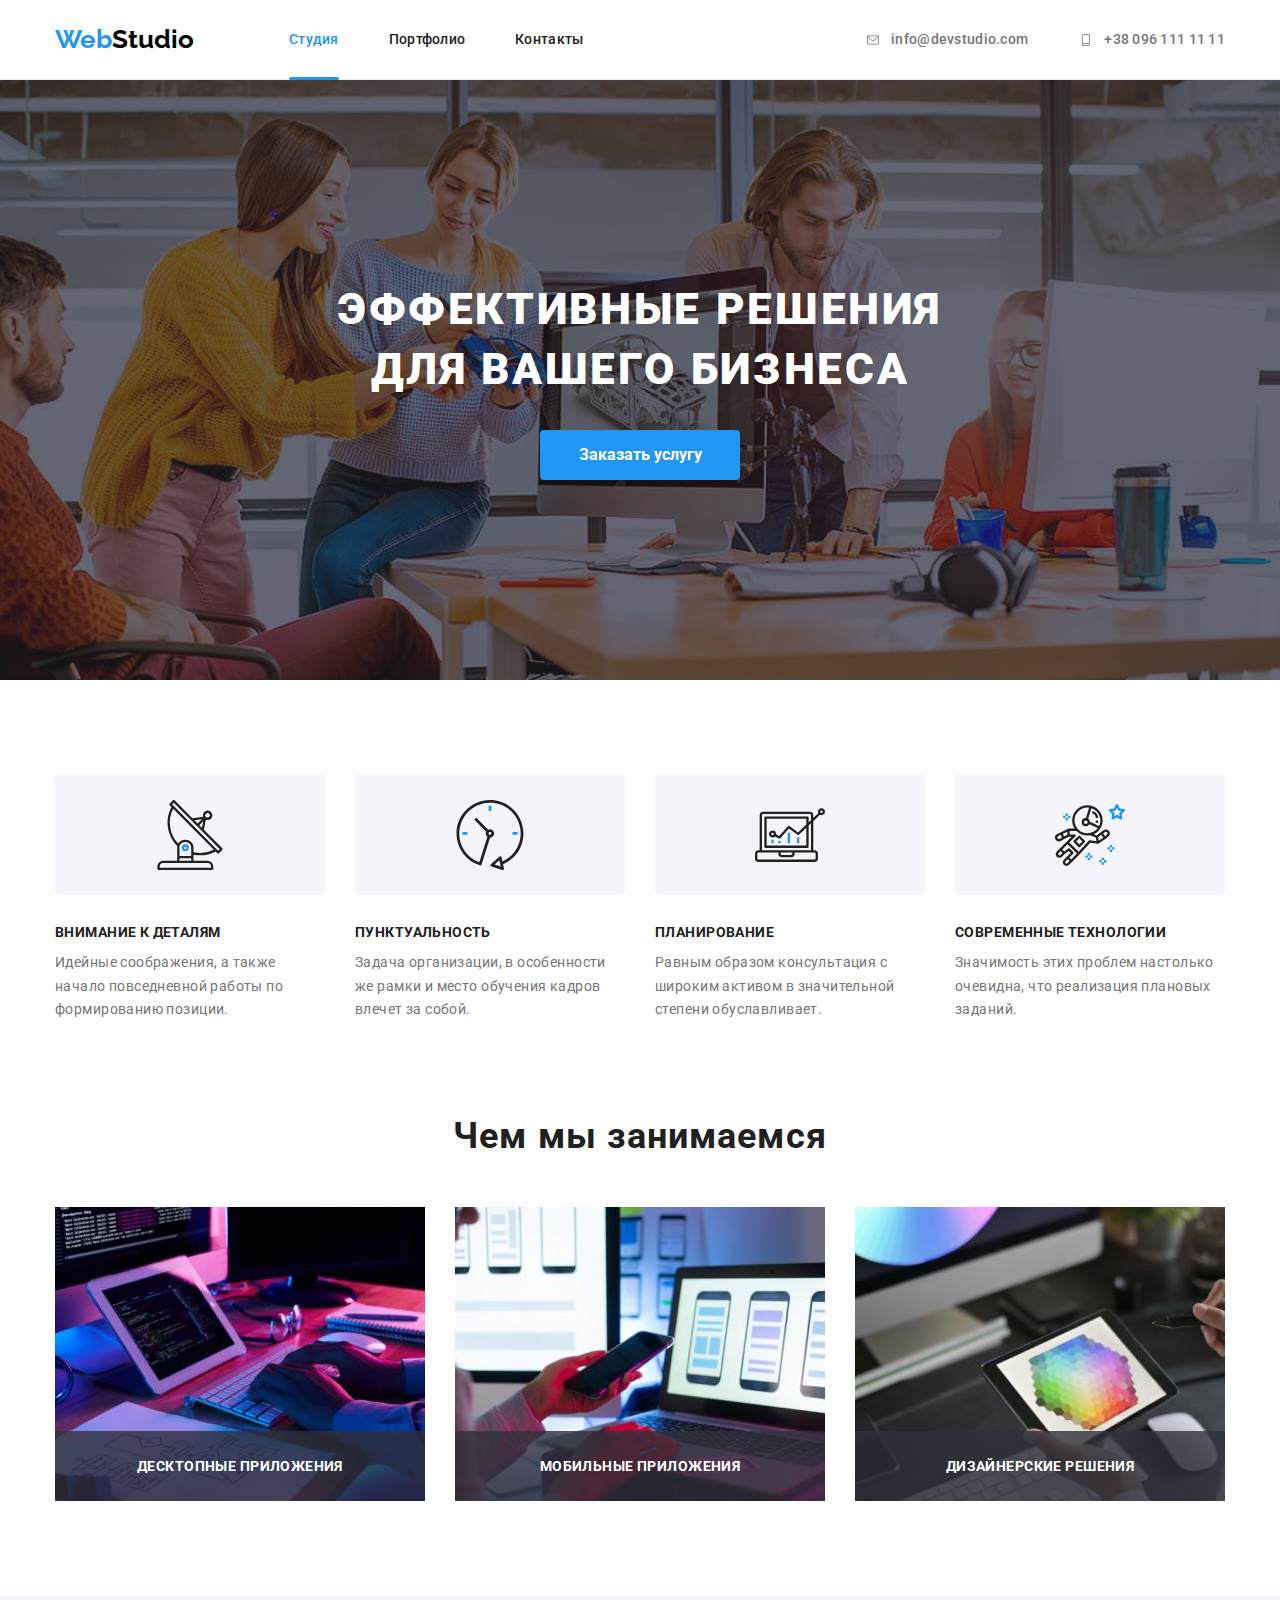
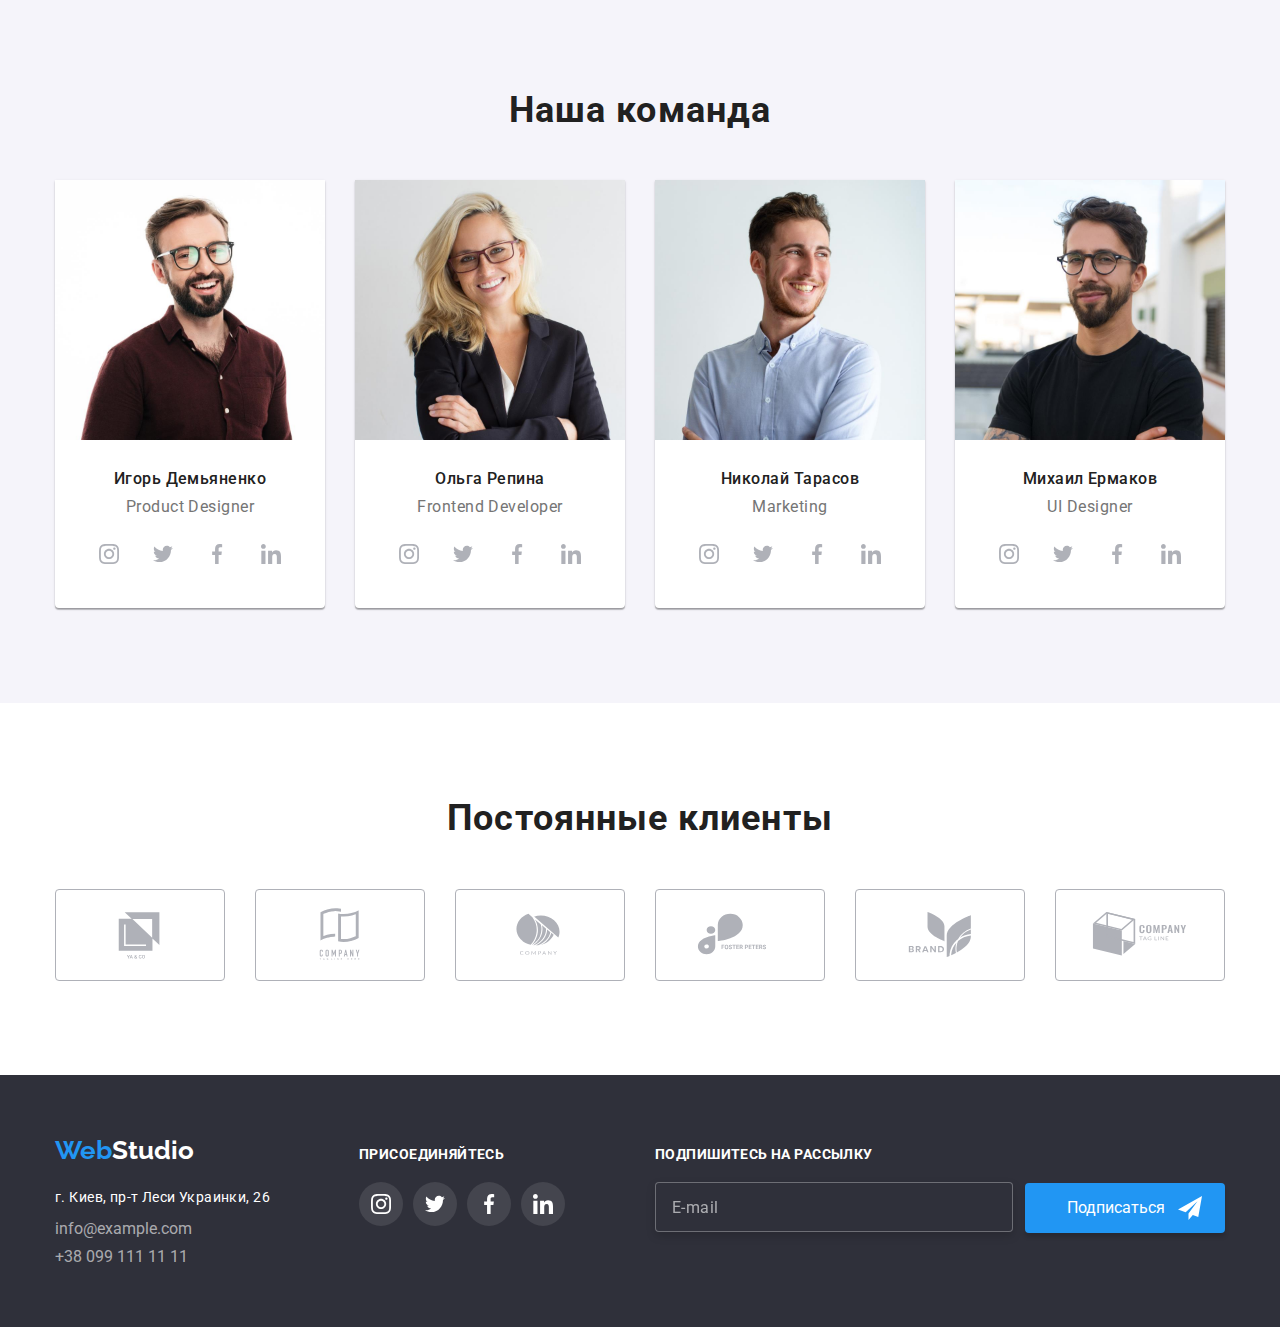
<file: index.html>
<!DOCTYPE html>
<html lang="ru">
  <head>
    <meta charset="UTF-8" />
    <meta http-equiv="X-UA-Compatible" content="IE=edge" />
    <meta name="viewport" content="width=device-width, initial-scale=1.0" />
    <title>WebStudio</title>
    <link rel="preconnect" href="https://fonts.googleapis.com" />
    <link rel="preconnect" href="https://fonts.gstatic.com" crossorigin />
    <link
      href="https://fonts.googleapis.com/css2?family=Roboto:wght@400;500;700;900&display=swap"
      rel="stylesheet"
    />
    <link
      href="https://fonts.googleapis.com/css2?family=Montserrat:wght@400;700&family=Raleway:wght@700&display=swap"
      rel="stylesheet"
    />
    <link
      rel="stylesheet"
      href="https://cdnjs.cloudflare.com/ajax/libs/modern-normalize/1.1.0/modern-normalize.min.css"
    />
    <link rel="stylesheet" href="./css/styles.css" />
  </head>
  <body>
    <!-- hEADER -->
    <header class="top">
      <div class="top-help conteiner">
        <nav class="nav-main">
          <a href="" class="top-logo"> Web<span class="logo">Studio</span> </a>

          <ul class="top-list">
            <li class="top-item">
              <a href="" class="top-nav selection line">Студия </a>
            </li>
            <li class="top-item">
              <a href="./portfolio.html" class="top-nav">Портфолио </a>
            </li>
            <li class="top-item">
              <a href="" class="top-nav">Контакты</a>
            </li>
          </ul>
        </nav>
        <ul class="top-element">
          <li class="top-item">
            <a href="mailto:info@devstudio.com" class="top-auth">
              <svg class="top-svg">
                <use href="images/svg/symbol-defs.svg#icon-envelope"></use>
              </svg>
              info@devstudio.com</a
            >
          </li>
          <li class="top-item">
            <a href="tel:+380961111111" class="top-auth">
              <svg class="top-svg">
                <use href="images/svg/symbol-defs.svg#icon-smartphone"></use>
              </svg>
              +38 096 111 11 11</a
            >
          </li>
        </ul>
      </div>
    </header>
    <!-- hero section -->
    <main>
      <section class="hero hero-background">
        <div class="conteiner">
          <h1 class="hero-header">Эффективные решения для вашего бизнеса</h1>
          <button data-modal-open type="button" class="knob">
            Заказать услугу
          </button>
        </div>
      </section>
      <!--benefits  -->

      <section class="benefits">
        <div class="conteiner">
          <h1 class="visually-hidden">секция организации и планирования</h1>
          <ul class="benefits-list">
            <li class="benefits-item antenna">
              <h2 class="benefints-header">Внимание к деталям</h2>
              <p class="benefits-text">
                Идейные соображения, а также начало повседневной работы по
                формированию позиции.
              </p>
            </li>
            <li class="benefits-item clock">
              <h2 class="benefints-header">Пунктуальность</h2>
              <p class="benefits-text">
                Задача организации, в особенности же рамки и место обучения
                кадров влечет за собой.
              </p>
            </li>
            <li class="benefits-item diagram">
              <h2 class="benefints-header">Планирование</h2>
              <p class="benefits-text">
                Равным образом консультация с широким активом в значительной
                степени обуславливает.
              </p>
            </li>
            <li class="benefits-item astronaut">
              <h2 class="benefints-header">Современные технологии</h2>
              <p class="benefits-text">
                Значимость этих проблем настолько очевидна, что реализация
                плановых заданий.
              </p>
            </li>
          </ul>
        </div>
      </section>
      <!-- work section -->
      <section class="work">
        <div class="conteiner">
          <h2 class="work-title">Чем мы занимаемся</h2>
          <ul class="work-list">
            <li class="work-item">
              <img
                src="./images/our-work/box1.jpg"
                alt="Написание верстки"
                width="370"
              />
              <div class="work-model">
                <p class="work-model-text">Десктопные приложения</p>
              </div>
            </li>
            <li class="work-item">
              <img
                src="./images/our-work/box2.jpg"
                alt="Подстройка сайта под телефон
              "
                width="370"
              />
              <div class="work-model">
                <p class="work-model-text">Мобильные приложения</p>
              </div>
            </li>
            <li class="work-item">
              <img
                src="./images/our-work/box3.jpg"
                alt="Проектирование дизайна
              "
                width="370"
              />
              <div class="work-model">
                <p class="work-model-text">Дизайнерские решения</p>
              </div>
            </li>
          </ul>
        </div>
      </section>

      <!-- team section -->
      <section class="team">
        <div class="conteiner">
          <h2 class="team-header">Наша команда</h2>
          <ul class="team-border">
            <li class="team-item">
              <img
                src="./images/our-team/img1.jpg"
                alt="Игорь Демьяненко"
                width="270"
              />

              <div class="team-panel">
                <h3 class="team-member">Игорь Демьяненко</h3>

                <p class="team-role">Product Designer</p>
              </div>

              <ul class="team-lists">
                <li class="team-items">
                  <a href="" class="team-links">
                    <svg class="team-svg">
                      <use
                        href="./images/svg/symbol-defs.svg#icon-instagram"
                      ></use>
                    </svg>
                  </a>
                </li>
                <li class="team-items">
                  <a href="" class="team-links">
                    <svg class="team-svg">
                      <use
                        href="./images/svg/symbol-defs.svg#icon-twitter"
                      ></use>
                    </svg>
                  </a>
                </li>
                <li class="team-items">
                  <a href="" class="team-links">
                    <svg class="team-svg">
                      <use
                        href="./images/svg/symbol-defs.svg#icon-facebook"
                      ></use>
                    </svg>
                  </a>
                </li>
                <li class="team-items">
                  <a href="" class="team-links">
                    <svg class="team-svg">
                      <use
                        href="./images/svg/symbol-defs.svg#icon-linkedin"
                      ></use>
                    </svg>
                  </a>
                </li>
              </ul>
            </li>

            <li class="team-item">
              <img
                src="./images/our-team/img2.jpg"
                alt="Ольга Репина"
                width="270"
              />
              <div class="team-panel">
                <h3 class="team-member">Ольга Репина</h3>

                <p class="team-role">Frontend Developer</p>
              </div>

              <ul class="team-lists">
                <li class="team-items">
                  <a href="" class="team-links">
                    <svg class="team-svg">
                      <use
                        href="./images/svg/symbol-defs.svg#icon-instagram"
                      ></use>
                    </svg>
                  </a>
                </li>
                <li class="team-items">
                  <a href="" class="team-links">
                    <svg class="team-svg">
                      <use
                        href="./images/svg/symbol-defs.svg#icon-twitter"
                      ></use>
                    </svg>
                  </a>
                </li>
                <li class="team-items">
                  <a href="" class="team-links">
                    <svg class="team-svg">
                      <use
                        href="./images/svg/symbol-defs.svg#icon-facebook"
                      ></use>
                    </svg>
                  </a>
                </li>
                <li class="team-items">
                  <a href="" class="team-links">
                    <svg class="team-svg">
                      <use
                        href="./images/svg/symbol-defs.svg#icon-linkedin"
                      ></use>
                    </svg>
                  </a>
                </li>
              </ul>
            </li>

            <li class="team-item">
              <img
                src="./images/our-team/img3.jpg"
                alt="Николай Тарасов"
                width="270"
              />
              <div class="team-panel">
                <h3 class="team-member">Николай Тарасов</h3>

                <p class="team-role">Marketing</p>
              </div>

              <ul class="team-lists">
                <li class="team-items">
                  <a href="" class="team-links">
                    <svg class="team-svg">
                      <use
                        href="./images/svg/symbol-defs.svg#icon-instagram"
                      ></use>
                    </svg>
                  </a>
                </li>
                <li class="team-items">
                  <a href="" class="team-links">
                    <svg class="team-svg">
                      <use
                        href="./images/svg/symbol-defs.svg#icon-twitter"
                      ></use>
                    </svg>
                  </a>
                </li>
                <li class="team-items">
                  <a href="" class="team-links">
                    <svg class="team-svg">
                      <use
                        href="./images/svg/symbol-defs.svg#icon-facebook"
                      ></use>
                    </svg>
                  </a>
                </li>
                <li class="team-items">
                  <a href="" class="team-links">
                    <svg class="team-svg">
                      <use
                        href="./images/svg/symbol-defs.svg#icon-linkedin"
                      ></use>
                    </svg>
                  </a>
                </li>
              </ul>
            </li>
            <li class="team-item">
              <img
                src="./images/our-team/img4.jpg"
                alt="Михаил Ермаков"
                width="270"
              />
              <div class="team-panel">
                <h3 class="team-member">Михаил Ермаков</h3>

                <p class="team-role">UI Designer</p>
              </div>

              <ul class="team-lists">
                <li class="team-items">
                  <a href="" class="team-links">
                    <svg class="team-svg">
                      <use
                        href="./images/svg/symbol-defs.svg#icon-instagram"
                      ></use>
                    </svg>
                  </a>
                </li>
                <li class="team-items">
                  <a href="" class="team-links">
                    <svg class="team-svg">
                      <use
                        href="./images/svg/symbol-defs.svg#icon-twitter"
                      ></use>
                    </svg>
                  </a>
                </li>
                <li class="team-items">
                  <a href="" class="team-links">
                    <svg class="team-svg">
                      <use
                        href="./images/svg/symbol-defs.svg#icon-facebook"
                      ></use>
                    </svg>
                  </a>
                </li>
                <li class="team-items">
                  <a href="" class="team-links">
                    <svg class="team-svg">
                      <use
                        href="./images/svg/symbol-defs.svg#icon-linkedin"
                      ></use>
                    </svg>
                  </a>
                </li>
              </ul>
            </li>
          </ul>
        </div>
      </section>
      <!-- customers -->
      <section class="customers">
        <div class="conteiner">
          <h2 class="customers-header">Постоянные клиенты</h2>
          <ul class="customers-list">
            <li class="customers-item">
              <a href="" class="customers-link">
                <svg class="customers-icon">
                  <use href="images/svg/sprite.svg#icon-client1"></use></svg
              ></a>
            </li>
            <li class="customers-item">
              <a href="" class="customers-link"
                ><svg class="customers-icon">
                  <use href="images/svg/sprite.svg#icon-client2"></use></svg
              ></a>
            </li>
            <li class="customers-item">
              <a href="" class="customers-link">
                <svg class="customers-icon">
                  <use href="images/svg/sprite.svg#icon-client3"></use></svg
              ></a>
            </li>
            <li class="customers-item">
              <a href="" class="customers-link"
                ><svg class="customers-icon">
                  <use href="images/svg/sprite.svg#icon-client4"></use></svg
              ></a>
            </li>
            <li class="customers-item">
              <a href="" class="customers-link"
                ><svg class="customers-icon">
                  <use href="images/svg/sprite.svg#icon-client5"></use></svg
              ></a>
            </li>
            <li class="customers-item">
              <a href="" class="customers-link">
                <svg class="customers-icon">
                  <use href="images/svg/sprite.svg#icon-client6"></use></svg
              ></a>
            </li>
          </ul>
        </div>
      </section>

      <!-- footer -->
      <footer class="down">
        <div class="conteiner flex-box">
          <ul class="down-link">
            <li>
              <!--  -->
              <h2 class="top-logo down-logo">
                Web<span class="logo-studio">Studio</span>
              </h2>

              <address>
                <ul>
                  <li class="address down-item">
                    г. Киев, пр-т Леси Украинки, 26
                  </li>
                  <li class="down-item">
                    <a href="mailto:info@example.com" class="links">
                      info@example.com</a
                    >
                  </li>
                  <li class="down-item">
                    <a href="tel:+380991111111" class="links"
                      >+38 099 111 11 11</a
                    >
                  </li>
                </ul>
              </address>
            </li>
            <li>
              <!--  -->
              <div class="footer-div">
                <h2 class="footer-header">присоединяйтесь</h2>
                <ul class="team-new-list">
                  <li class="team-items">
                    <a href="" class="team-new-links">
                      <svg class="team-new-svg">
                        <use
                          href="./images/svg/symbol-defs.svg#icon-instagram"
                        ></use>
                      </svg>
                    </a>
                  </li>
                  <li class="team-items">
                    <a href="" class="team-new-links">
                      <svg class="team-new-svg">
                        <use
                          href="./images/svg/symbol-defs.svg#icon-twitter"
                        ></use>
                      </svg>
                    </a>
                  </li>
                  <li class="team-items">
                    <a href="" class="team-new-links">
                      <svg class="team-new-svg">
                        <use
                          href="./images/svg/symbol-defs.svg#icon-facebook"
                        ></use>
                      </svg>
                    </a>
                  </li>
                  <li class="team-items">
                    <a href="" class="team-new-links">
                      <svg class="team-new-svg">
                        <use
                          href="./images/svg/symbol-defs.svg#icon-linkedin"
                        ></use>
                      </svg>
                    </a>
                  </li>
                </ul>
              </div>
            </li>
          </ul>
          <div class="footer-email">
            <h2 class="footer-email-header">Подпишитесь на рассылку</h2>
            <label class="footer-label">
              <input
                type="email"
                name="mail"
                class="footer-input"
                placeholder="E-mail"
              />
            </label>
            <button type="submit" class="footer-submit">
              Подписаться
              <svg class="footer-submit-svg">
                <use href="./images/svg/sprite.svg#icon-send-1"></use>
              </svg>
            </button>
          </div>
        </div>
      </footer>
    </main>
    <div class="backdrop is-hidden" data-modal>
      <div class="modal conteiner-box">
        <p class="modal-text">Оставьте свои данные, мы вам перезвоним</p>
        <form action="" class="modal-form">
          <label for="name" class="modal-label"
            >Имя
            <input
              type="text"
              name="name"
              id="name"
              class="modal-input"
              required
              autofocus
            />

            <svg class="model-icon-box">
              <use href="./images/svg/sprite.svg#icon-person-1"></use>
            </svg>
          </label>

          <label for="tel" class="modal-label"
            >Телефон

            <input
              required
              type="tel"
              name="tel"
              id="tel"
              class="modal-input"
              pattern="[0-9]{10}"
            />
            <svg class="model-icon-box">
              <use href="./images/svg/sprite.svg#icon-phone-1"></use>
            </svg>
          </label>

          <label for="mail" class="modal-label"
            >Почта
            <input
              type="email"
              name="mail"
              id="mail"
              class="modal-input"
              required
            />

            <svg class="model-icon-box">
              <use href="./images/svg/sprite.svg#icon-email-1"></use>
            </svg>
          </label>

          <label for="textarea" class="modal-label textarea">
            Комментарий</label
          >
          <textarea
            name="textarea"
            id="textarea"
            class="modal-input ggg"
            placeholder="Введите текст"
          ></textarea>

          <label for="checkbox" class="checkbox-box">
            <input
              class="checkbox-text"
              type="checkbox"
              name="checkbox"
              id="checkbox"
            />
            <span class="model-icon"></span>
            Соглашаюсь с рассылкой и принимаю
            <a href="" class="checkbox-link">Условия договора</a>
          </label>

          <button type="submit" class="modal-btn">Отправить</button>
        </form>
        <button data-modal-close type="button" class="backdrop-btn">
          <svg class="backdrop-svg">
            <use href="./images/svg/sprite.svg#icon-close-black"></use>
          </svg>
        </button>
      </div>
    </div>
    <script src="./js/modal.js"></script>
  </body>
</html>
</file>
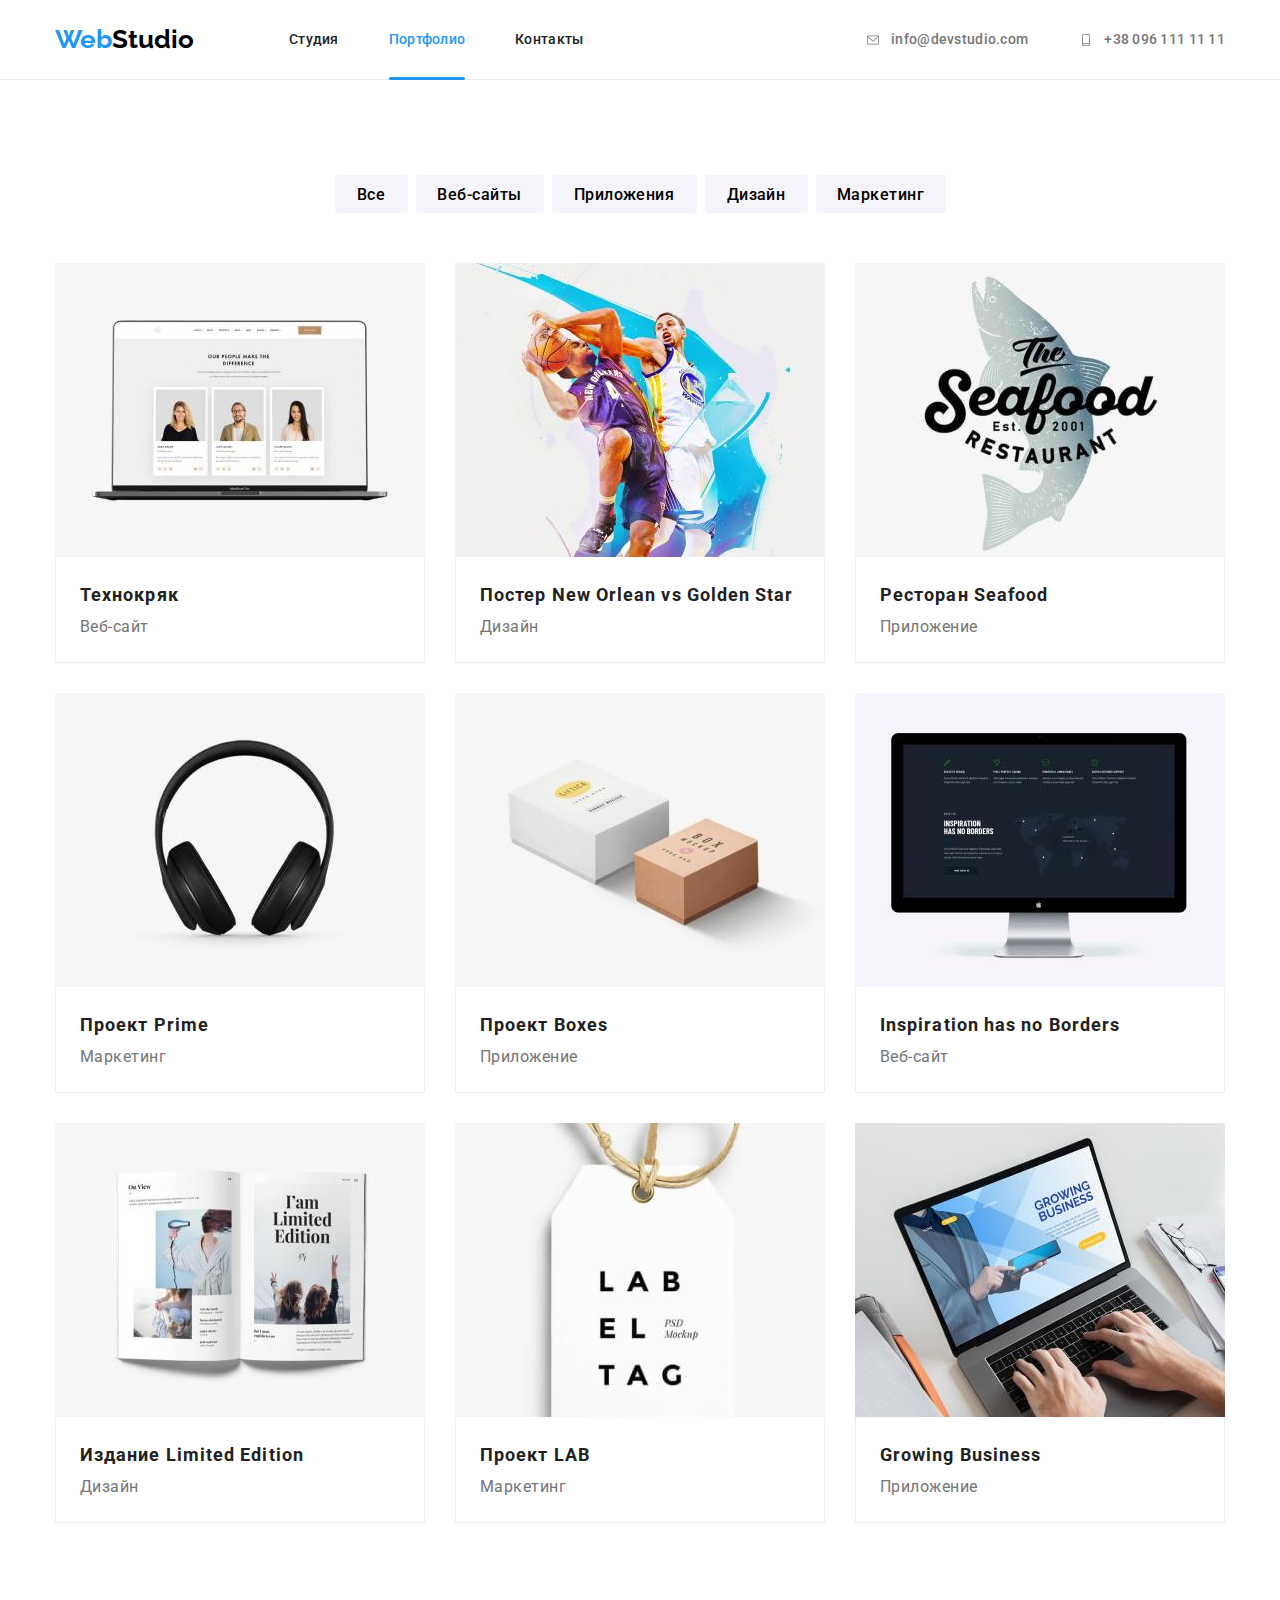
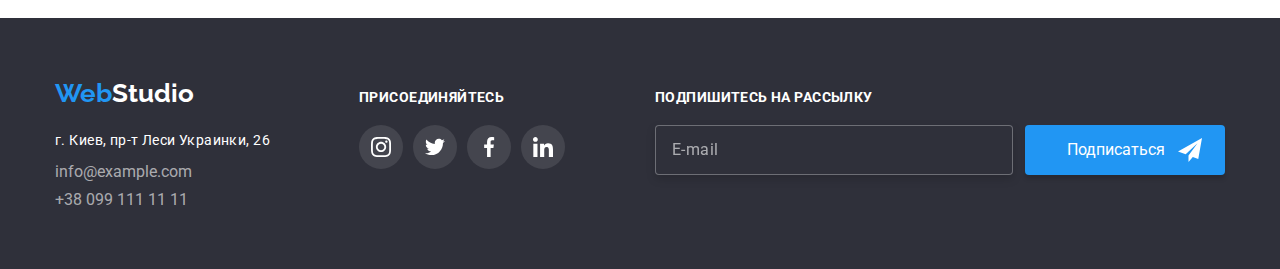
<file: portfolio.html>
<!DOCTYPE html>
<html lang="ru">
  <head>
    <meta charset="UTF-8" />
    <meta http-equiv="X-UA-Compatible" content="IE=edge" />
    <meta name="viewport" content="width=device-width, initial-scale=1.0" />
    <title>Document</title>
    <link rel="preconnect" href="https://fonts.googleapis.com" />
    <link rel="preconnect" href="https://fonts.gstatic.com" crossorigin />
    <link
      href="https://fonts.googleapis.com/css2?family=Roboto:wght@400;500;700;900&display=swap"
      rel="stylesheet"
    />
    <link
      href="https://fonts.googleapis.com/css2?family=Montserrat:wght@400;700&family=Raleway:wght@700&display=swap"
      rel="stylesheet"
    />
    <link
      rel="stylesheet"
      href="https://cdnjs.cloudflare.com/ajax/libs/modern-normalize/1.1.0/modern-normalize.min.css"
    />
    <link rel="stylesheet" href="./css/styles.css" />
  </head>
  <body>
    <header class="top">
      <div class="top-help conteiner">
        <nav class="nav-main">
          <a href="" class="top-logo"> Web<span class="logo">Studio</span> </a>

          <ul class="top-list">
            <li class="top-item">
              <a href="./index.html" class="top-nav">Студия </a>
            </li>
            <li class="top-item">
              <a href="./portfolio.html" class="top-nav selection line"
                >Портфолио
              </a>
            </li>
            <li class="top-item">
              <a href="" class="top-nav">Контакты</a>
            </li>
          </ul>
        </nav>
        <ul class="top-element">
          <li class="top-item">
            <a href="mailto:info@devstudio.com" class="top-auth">
              <svg class="top-svg">
                <use href="images/svg/symbol-defs.svg#icon-envelope"></use>
              </svg>
              info@devstudio.com</a
            >
          </li>
          <li class="top-item">
            <a href="tel:+380961111111" class="top-auth">
              <svg class="top-svg">
                <use href="images/svg/symbol-defs.svg#icon-smartphone"></use>
              </svg>
              +38 096 111 11 11</a
            >
          </li>
        </ul>
      </div>
    </header>
    <main>
      <!-- nav -->
      <section class="portfolio-nav">
        <div class="conteiner">
          <h1 class="visually-hidden">Список услуг</h1>
          <ul class="portfolio-list">
            <li class="portfolio-item">
              <button type="button" class="knob-all tack">Все</button>
            </li>
            <li class="portfolio-item">
              <button type="button" class="knob-sites tack">Веб-сайты</button>
            </li>
            <li class="portfolio-item">
              <button type="button" class="knob-apps tack">Приложения</button>
            </li>
            <li class="portfolio-item">
              <button type="button" class="knob-design tack">Дизайн</button>
            </li>
            <li class="portfolio-item">
              <button type="button" class="knob-marketing tack">
                Маркетинг
              </button>
            </li>
          </ul>

          <!-- master list -->
          <ul class="master-list">
            <li class="master-item">
              <a href="" class="master-link">
                <div class="master-meta">
                  <img src="./images/photos/ph1.jpg" alt="" width="370" />

                  <div class="master-overlay">
                    <p class="master-text">
                      Технокряк это современная площадка распространения
                      коронавируса. Компании используют эту платформу для
                      цифрового шпионажа и атак на защищённые сервера
                      конкурентов.
                    </p>
                  </div>
                </div>
                <div class="master-card">
                  <h2 class="master-title">Технокряк</h2>

                  <p class="master-resource">Веб-сайт</p>
                </div>
              </a>
            </li>
            <li class="master-item">
              <a href="" class="master-link">
                <div class="master-meta">
                  <img src="./images/photos/ph2.jpg" alt="" width="370" />

                  <div class="master-overlay">
                    <p class="master-text">
                      Технокряк это современная площадка распространения
                      коронавируса. Компании используют эту платформу для
                      цифрового шпионажа и атак на защищённые сервера
                      конкурентов.
                    </p>
                  </div>
                </div>

                <div class="master-card">
                  <h2 class="master-title">Постер New Orlean vs Golden Star</h2>

                  <p class="master-resource">Дизайн</p>
                </div></a
              >
            </li>
            <li class="master-item">
              <a href="" class="master-link">
                <div class="master-meta">
                  <img src="./images/photos/ph3.jpg" alt="" width="370" />

                  <div class="master-overlay">
                    <p class="master-text">
                      Технокряк это современная площадка распространения
                      коронавируса. Компании используют эту платформу для
                      цифрового шпионажа и атак на защищённые сервера
                      конкурентов.
                    </p>
                  </div>
                </div>
                <div class="master-card">
                  <h2 class="master-title">Ресторан Seafood</h2>

                  <p class="master-resource">Приложение</p>
                </div></a
              >
            </li>
            <li class="master-item">
              <a href="" class="master-link">
                <div class="master-meta">
                  <img src="./images/photos/ph4.jpg" alt="" width="370" />

                  <div class="master-overlay">
                    <p class="master-text">
                      Технокряк это современная площадка распространения
                      коронавируса. Компании используют эту платформу для
                      цифрового шпионажа и атак на защищённые сервера
                      конкурентов.
                    </p>
                  </div>
                </div>
                <div class="master-card">
                  <h2 class="master-title">Проект Prime</h2>

                  <p class="master-resource">Маркетинг</p>
                </div></a
              >
            </li>
            <li class="master-item">
              <a href="" class="master-link">
                <div class="master-meta">
                  <img src="./images/photos/ph5.jpg" alt="" width="370" />

                  <div class="master-overlay">
                    <p class="master-text">
                      Технокряк это современная площадка распространения
                      коронавируса. Компании используют эту платформу для
                      цифрового шпионажа и атак на защищённые сервера
                      конкурентов.
                    </p>
                  </div>
                </div>
                <div class="master-card">
                  <h2 class="master-title">Проект Boxes</h2>

                  <p class="master-resource">Приложение</p>
                </div></a
              >
            </li>
            <li class="master-item">
              <a href="" class="master-link"
                ><div class="master-meta">
                  <img src="./images/photos/ph6.jpg" alt="" width="370" />

                  <div class="master-overlay">
                    <p class="master-text">
                      Технокряк это современная площадка распространения
                      коронавируса. Компании используют эту платформу для
                      цифрового шпионажа и атак на защищённые сервера
                      конкурентов.
                    </p>
                  </div>
                </div>
                <div class="master-card">
                  <h2 class="master-title">Inspiration has no Borders</h2>

                  <p class="master-resource">Веб-сайт</p>
                </div></a
              >
            </li>
            <li class="master-item">
              <a href="" class="master-link">
                <div class="master-meta">
                  <img src="./images/photos/ph7.jpg" alt="" width="370" />

                  <div class="master-overlay">
                    <p class="master-text">
                      Технокряк это современная площадка распространения
                      коронавируса. Компании используют эту платформу для
                      цифрового шпионажа и атак на защищённые сервера
                      конкурентов.
                    </p>
                  </div>
                </div>
                <div class="master-card">
                  <h2 class="master-title">Издание Limited Edition</h2>

                  <p class="master-resource">Дизайн</p>
                </div></a
              >
            </li>
            <li class="master-item">
              <a href="" class="master-link"
                ><div class="master-meta">
                  <img src="./images/photos/ph8.jpg" alt="" width="370" />

                  <div class="master-overlay">
                    <p class="master-text">
                      Технокряк это современная площадка распространения
                      коронавируса. Компании используют эту платформу для
                      цифрового шпионажа и атак на защищённые сервера
                      конкурентов.
                    </p>
                  </div>
                </div>
                <div class="master-card">
                  <h2 class="master-title">Проект LAB</h2>

                  <p class="master-resource">Маркетинг</p>
                </div></a
              >
            </li>
            <li class="master-item">
              <a href="" class="master-link"
                ><div class="master-meta">
                  <img src="./images/photos/ph9.jpg" alt="" width="370" />

                  <div class="master-overlay">
                    <p class="master-text">
                      Технокряк это современная площадка распространения
                      коронавируса. Компании используют эту платформу для
                      цифрового шпионажа и атак на защищённые сервера
                      конкурентов.
                    </p>
                  </div>
                </div>
                <div class="master-card">
                  <h2 class="master-title">Growing Business</h2>

                  <p class="master-resource">Приложение</p>
                </div></a
              >
            </li>
          </ul>
        </div>
      </section>
      <!-- footer -->
      <footer class="down">
        <div class="conteiner flex-box">
          <ul class="down-link">
            <li>
              <!--  -->
              <h2 class="top-logo down-logo">
                Web<span class="logo-studio">Studio</span>
              </h2>

              <address>
                <ul>
                  <li class="address down-item">
                    г. Киев, пр-т Леси Украинки, 26
                  </li>
                  <li class="down-item">
                    <a href="mailto:info@example.com" class="links">
                      info@example.com</a
                    >
                  </li>
                  <li class="down-item">
                    <a href="tel:+380991111111" class="links"
                      >+38 099 111 11 11</a
                    >
                  </li>
                </ul>
              </address>
            </li>
            <li>
              <!--  -->
              <div class="footer-div">
                <h2 class="footer-header">присоединяйтесь</h2>
                <ul class="team-new-list">
                  <li class="team-items">
                    <a href="" class="team-new-links">
                      <svg class="team-new-svg">
                        <use
                          href="./images/svg/symbol-defs.svg#icon-instagram"
                        ></use>
                      </svg>
                    </a>
                  </li>
                  <li class="team-items">
                    <a href="" class="team-new-links">
                      <svg class="team-new-svg">
                        <use
                          href="./images/svg/symbol-defs.svg#icon-twitter"
                        ></use>
                      </svg>
                    </a>
                  </li>
                  <li class="team-items">
                    <a href="" class="team-new-links">
                      <svg class="team-new-svg">
                        <use
                          href="./images/svg/symbol-defs.svg#icon-facebook"
                        ></use>
                      </svg>
                    </a>
                  </li>
                  <li class="team-items">
                    <a href="" class="team-new-links">
                      <svg class="team-new-svg">
                        <use
                          href="./images/svg/symbol-defs.svg#icon-linkedin"
                        ></use>
                      </svg>
                    </a>
                  </li>
                </ul>
              </div>
            </li>
          </ul>
          <div class="footer-email">
            <h2 class="footer-email-header">Подпишитесь на рассылку</h2>
            <label class="footer-label">
              <input
                type="email"
                name="mail"
                class="footer-input"
                placeholder="E-mail"
              />
            </label>
            <button type="submit" class="footer-submit">
              Подписаться
              <svg class="footer-submit-svg">
                <use href="./images/svg/sprite.svg#icon-send-1"></use>
              </svg>
            </button>
          </div>
        </div>
      </footer>
    </main>
  </body>
</html>
</file>
<file: css/styles.css>
:root {
  --blue-color: #2196f3;
  --light-blue-color: #188ce8;
  --main-color: #757575;
  --bgc-main-color: #e5e5e5;
  --header-color: #212121;
  --customers-color: #afb1b8;
}

body {
  font-family: "Montserrat", sans-serif;
  font-family: "Raleway", sans-serif;
  font-family: "Roboto", sans-serif;
  color: var(--main-color);
  background-color: #fff;
}
body,
h1,
h2,
h2,
h3,
h4,
h5,
h6,
p,
li,
ul {
  padding: 0px;
  margin: 0px;
}
ul {
  list-style: none;
}
a {
  text-decoration: none;
}
/*одинаковві класи */
.visually-hidden {
  position: absolute;
  width: 1px;
  height: 1px;
  margin: -1px;
  border: 0;
  padding: 0;

  white-space: nowrap;
  clip-path: inset(100%);
  clip: rect(0 0 0 0);
  overflow: hidden;
}
/* header */

.conteiner {
  width: 1200px;

  margin-right: auto;
  margin-left: auto;

  padding-left: 15px;
  padding-right: 15px;
}

.top {
  border-bottom: 1px solid #ececec;

  background-color: #ffffff;
}
.top-help {
  display: flex;
  align-items: center;
}

.top-logo {
  margin-right: 95px;

  font-weight: bold;
  font-size: 26px;
  line-height: 1.19;
  color: var(--blue-color);
  font-family: "Montserrat", sans-serif;
  font-family: "Raleway", sans-serif;
}
.top-nav {
  transition: color 250ms cubic-bezier(0.4, 0, 0.2, 1);
  display: block;
  padding-bottom: 32px;
  padding-top: 32px;
  font-weight: 500;
  font-size: 14px;
  line-height: 1.1;
  letter-spacing: 0.02em;

  color: #212121;
}
.top-nav:hover {
  color: var(--blue-color);
}
.top-nav:focus {
  color: var(--blue-color);
}
.nav-main {
  align-items: center;
  display: flex;
}
.top-list {
  display: flex;
}
.top-item {
  margin-right: 50px;
}
.line {
  position: relative;
}
.line::after {
  position: absolute;
  content: "";
  display: block;
  width: 100%;
  height: 3px;

  left: 0;
  bottom: -1px;

  border-radius: 2px;
  background-color: var(--blue-color);
}

.top-list .top-item:last-child {
  margin-right: 0px;
}

.top-list:focus {
  color: #2196f3;
}
.top-element {
  display: flex;
  margin-left: auto;
}
.top-element .top-item {
  margin-right: 50px;
}
.top-element .top-item:last-child {
  margin-right: 0px;
}
.top-auth {
  transition: color 250ms cubic-bezier(0.4, 0, 0.2, 1);

  display: flex;
  align-items: center;
  padding-bottom: 32px;
  padding-top: 32px;
  font-weight: 500;
  font-size: 14px;
  line-height: 1.1;
  letter-spacing: 0.02em;
  color: #757575;
}
.top-auth:hover,
.top-auth:focus {
  color: var(--blue-color);
}
.top-auth:hover:hover .top-svg {
  fill: var(--blue-color);
}

.top-auth:focus .top-svg {
  fill: var(--blue-color);
}

.top-svg {
  transition: fill 250ms cubic-bezier(0.4, 0, 0.2, 1);
  margin-right: 10px;
  fill: var(--main-color);
  width: 16px;
  height: 12px;
}

/*hero  */
.hero {
  background-size: cover;
  max-width: 1600px;
  min-height: 600px;
  margin-right: auto;
  margin-left: auto;
  background-image: linear-gradient(
      to right,
      rgba(47, 48, 58, 0.4),
      rgba(47, 48, 58, 0.4)
    ),
    url("../images/header/header.jpg");

  background-position: center;
  background-color: #2f303a;
}

.hero-background {
  padding-top: 200px;
  padding-bottom: 200px;

  text-align: center;
}

.hero-header {
  width: 700px;
  margin-left: auto;
  margin-right: auto;

  letter-spacing: 0.06em;
  text-transform: uppercase;
  margin-bottom: 30px;
  margin-top: 0px;

  font-weight: 900;
  font-size: 44px;
  line-height: 1.36;
  color: #ffffff;
}

.knob {
  padding: 10px 32px;
  font-weight: bold;
  font-size: 16px;
  line-height: 1.8;
  font-family: inherit;
  cursor: pointer;
  box-shadow: 0px 4px 4px rgba(0, 0, 0, 0.15);
  border-radius: 4px;
  width: 200px;
  height: 50px;
  border: none;
  background-color: var(--blue-color);
  color: #ffffff;
}
.knob:hover,
.knob:focus {
  color: #fff;
  background-color: var(--light-blue-color);
}
/* benefits */

.benefits {
  padding-top: 95px;
  padding-bottom: 95px;
}

.benefits-list {
  display: flex;
}
.benefits-item {
  margin-right: 30px;
}
.benefits-item:last-child {
  margin-right: 0px;
}
.benefits-item::before {
  content: "";

  display: block;

  height: 120px;

  margin-bottom: 30px;

  background-color: #f5f4fa;
  background-repeat: no-repeat;
  background-position: center;
  border-radius: 4px;
}
.antenna::before {
  background-image: url(../images/svg/antenna\ .svg);
}
.clock::before {
  background-image: url(../images/svg/clock.svg);
}
.diagram::before {
  background-image: url(../images/svg/diagram.svg);
}
.astronaut::before {
  background-image: url(../images/svg/astronaut.svg);
}
.benefints-header {
  margin-bottom: 10px;

  font-weight: bold;
  font-size: 14px;
  line-height: 1.1;
  letter-spacing: 0.03em;
  text-transform: uppercase;
  color: var(--header-color);
}

.benefits-text {
  min-width: 270px;

  font-size: 14px;
  line-height: 1.7;

  letter-spacing: 0.03em;
}

/* work section */
.work {
  padding-top: 0;
  padding-bottom: 95px;
}
.work-title {
  margin-bottom: 50px;

  font-weight: bold;
  font-size: 36px;

  line-height: 1.1;
  text-align: center;
  letter-spacing: 0.03em;
  color: var(--header-color);
}
.work-list {
  justify-content: space-between;
  display: flex;
}
.work-item {
  position: relative;
  margin-right: 30px;
}
.work-item:last-child {
  margin-right: 0;
}
.work-model {
  position: absolute;

  bottom: 0;
  left: 0;
  height: 70px;
  width: 100%;
  background-color: rgba(47, 48, 58, 0.8);
}
.work-model-text {
  margin-top: 27px;
  font-weight: bold;
  font-size: 14px;
  line-height: 16px;
  text-align: center;
  letter-spacing: 0.03em;
  text-transform: uppercase;

  color: #ffffff;
}
/* team section */
.team {
  padding-top: 0;
  padding-bottom: 95px;
  color: var(--header-color);
  background-color: #f5f4fa;
}
.team-header {
  padding-top: 95px;
  padding-bottom: 50px;

  font-weight: bold;
  font-size: 36px;
  line-height: 1.1;
  text-align: center;
  letter-spacing: 0.03em;
}
.team-border {
  display: flex;
}
.team-item {
  margin-right: 30px;

  width: 270px;
  height: 428px;
  left: 215px;
  top: 1635px;
  background: #ffffff;

  box-shadow: 0px 1px 3px rgba(0, 0, 0, 0.12), 0px 1px 1px rgba(0, 0, 0, 0.14),
    0px 2px 1px rgba(0, 0, 0, 0.2);
  border-radius: 0px 0px 4px 4px;
}
.team-item:last-child {
  margin-right: 0;
}

.team-link {
  color: var(--header-color);
}

.team-panel {
  margin-top: 30px;
  margin-bottom: 16px;
}
.team-member {
  margin-bottom: 10px;

  font-weight: 500;
  font-size: 16px;
  line-height: 1.1;

  text-align: center;
  letter-spacing: 0.03em;
}
.team-role {
  font-weight: normal;
  font-size: 16px;
  line-height: 1.1;

  text-align: center;
  letter-spacing: 0.03em;
  color: var(--main-color);
}
.team-lists {
  display: flex;
  justify-content: center;
}
.team-items:last-child {
  margin-right: 0px;
}
.team-links {
  transition: background-color 250ms cubic-bezier(0.4, 0, 0.2, 1);
  display: flex;
  justify-content: center;
  align-items: center;
  width: 44px;
  height: 44px;
  border-radius: 50%;
}
.team-links:hover,
.team-links:focus {
  background-color: var(--blue-color);
}
.team-links:hover .team-svg {
  fill: #fff;
}
.team-links:focus .team-svg {
  fill: #fff;
}

.team-items {
  margin-right: 10px;
}
.team-svg {
  fill: #afb1b8;
  height: 20px;
  width: 20px;
}

/* customers */
.customers {
  padding-top: 94px;
  padding-bottom: 94px;
}
.customers-header {
  margin-bottom: 50px;
  font-weight: bold;
  font-size: 36px;
  line-height: 42px;
  text-align: center;
  letter-spacing: 0.03em;

  color: #212121;
}

.customers-list {
  display: flex;
}
.customers-item:not(:last-child) {
  margin-right: 30px;
}
.customers-link {
  transition: border 250ms cubic-bezier(0.4, 0, 0.2, 1);
  border: 1px solid #afb1b8;
  border-radius: 4px;
  display: flex;
  justify-content: center;
  align-items: center;
  width: 170px;
  height: 92px;
}
.customers-link:hover {
  border: 1px solid var(--blue-color);
}
.customers-icon {
  transition: fill 250ms cubic-bezier(0.4, 0, 0.2, 1);
  fill: var(--customers-color);
  width: 106px;
  height: 60px;
}
.customers-link:hover .customers-icon {
  fill: var(--blue-color);
}
.customers-link:focus .customers-icon {
  fill: var(--blue-color);
}

/* footer */
.down {
  padding-top: 60px;
  padding-bottom: 60px;

  background: #2f303a;
}
.flex-box {
  display: flex;
  align-items: baseline;
}
.team-new-list {
  display: flex;
  align-items: baseline;
}
.address {
  font-style: normal;
  font-weight: normal;
  font-size: 14px;
  line-height: 1.7;
  color: #ffffff;

  letter-spacing: 0.03em;
}

.links {
  transition: color 250ms cubic-bezier(0.4, 0, 0.2, 1);
  font-style: normal;
  color: rgba(255, 255, 255, 0.6);
}
.links:hover,
.links:focus {
  color: rgba(255, 255, 255, 0.8);
}
.logo-studio {
  color: #ffffff;
}
.logo {
  color: #000;
}
.down-logo {
  padding-bottom: 20px;
}
.top-logo {
  color: var(--blue-color);
}
.down-item {
  margin-bottom: 10px;
}
.down-item:last-child {
  margin-bottom: 0;
}
/*  */
.footer-div {
  margin-left: 70px;
}

.down-link {
  display: flex;
  align-items: baseline;
}
.down-div {
  display: flex;
}
.footer-header {
  margin-bottom: 20px;
  font-weight: bold;
  font-size: 14px;
  line-height: 16px;
  letter-spacing: 0.03em;
  text-transform: uppercase;

  color: #ffffff;
}
.team-new-links {
  transition: background-color 250ms cubic-bezier(0.4, 0, 0.2, 1);
  display: flex;
  justify-content: center;
  align-items: center;
  width: 44px;
  height: 44px;
  border-radius: 50%;
  background-color: #44454e;
}
.team-new-svg {
  fill: #fff;
  height: 20px;
  width: 20px;
}
.team-new-links:hover {
  background-color: #2196f3;
}
.team-new-links:focus {
  background-color: #2196f3;
}
.footer-email {
  margin-left: 90px;
}
.footer-email-header {
  font-weight: bold;
  font-size: 14px;
  line-height: 16px;
  letter-spacing: 0.03em;
  text-transform: uppercase;

  color: #ffffff;
}
.footer-input {
  margin-top: 20px;
  background-color: #2f303a;
  color: #acacb0;
  border: 1px solid rgba(255, 255, 255, 0.3);

  filter: drop-shadow(0px 4px 4px rgba(0, 0, 0, 0.15));
  border-radius: 4px;
  width: 358px;
  height: 50px;
  padding: 15px 16px;
}
.footer-label {
  margin-right: 8px;
}
.footer-input::placeholder {
  font-size: 16px;
  line-height: 20px;

  letter-spacing: 0.03em;

  color: rgba(255, 255, 255, 0.6);
}
.footer-submit {
  cursor: pointer;
  position: relative;
  padding: 10px 28px 10px 10px;
  width: 200px;
  height: 50px;

  background-color: var(--blue-color);
  box-shadow: 0px 4px 4px rgba(0, 0, 0, 0.15);
  border-radius: 4px;
  border: none;
  color: #ffffff;
}
.footer-submit-svg {
  position: absolute;

  content: "";
  width: 24px;
  height: 24px;

  display: block;

  top: 50%;
  right: 23px;
  transform: translateY(-50%);

  fill: #fff;
}
.footer-submit:hover {
  background-color: var(--light-blue-color);
}

/*  */
/*  */
/*  */
/*  */
/*  */
/* / */
/*  */
/*Друга частина проекту */
.selection {
  color: var(--blue-color);
}
/* nav */
.portfolio-nav {
  padding-top: 95px;
  padding-bottom: 95px;
}

.portfolio-list {
  padding-bottom: 50px;
  display: flex;
  justify-content: center;
}
.portfolio-item {
  margin-right: 8px;
}
.portfolio-item:last-child {
  margin-right: 0px;
}
.tack {
  transition: background-color 250ms cubic-bezier(0.4, 0, 0.2, 1),
    color 250ms cubic-bezier(0.4, 0, 0.2, 1);

  border-radius: 4px;
  font-weight: 500;
  font-size: 16px;
  line-height: 1.6;
  border: none;
  text-align: center;
  letter-spacing: 0.03em;
  cursor: pointer;

  background-color: #f5f4fa;
  columns: #212121;
}
.tack:hover,
.tack:focus {
  box-shadow: 0px 3px 1px rgba(0, 0, 0, 0.1), 0px 1px 2px rgba(0, 0, 0, 0.08),
    0px 2px 2px rgba(0, 0, 0, 0.12);
  background-color: var(--blue-color);
  color: #ffffff;
}
.knob-all {
  width: 73px;
  height: 38px;
  left: 495px;
  top: 174px;
}
.knob-sites {
  width: 128px;
  height: 38px;
  left: 576px;
  top: 174px;
}
.knob-apps {
  width: 145px;
  height: 38px;
  left: 712px;
  top: 174px;
}
.knob-design {
  width: 103px;
  height: 38px;
  left: 865px;
  top: 174px;
}
.knob-marketing {
  width: 130px;
  height: 38px;
  left: 976px;
  top: 174px;
}
.knob-all:hover {
  background-color: var(--blue-color);
  color: #ffffff;
}
.knob-sites:hover {
  background-color: var(--blue-color);
  color: #ffffff;
}
.knob-apps:hover {
  background-color: var(--blue-color);
  color: #ffffff;
}
.knob-design:hover {
  background-color: var(--blue-color);
  color: #ffffff;
}
.knob-marketing:hover {
  background-color: var(--blue-color);
  color: #ffffff;
}
/* master list */

.master-list {
  display: flex;
  flex-wrap: wrap;
  justify-content: space-between;
}
.master-link:hover,
.master-link:focus {
  display: block;
  box-shadow: 0px 1px 1px rgba(0, 0, 0, 0.12), 0px 4px 4px rgba(0, 0, 0, 0.06),
    1px 4px 6px rgba(0, 0, 0, 0.16);
}
.master-item:nth-last-child(-n + 3) {
  margin-bottom: 0px;
}

.master-item {
  margin-right: 30px;
  margin-bottom: 30px;

  width: 370px;

  background-color: #fff;
}

.master-item:nth-child(3n) {
  margin-right: 0;
}
.master-item:hover .master-overlay {
  transform: translateY(0);
}
.master-meta {
  overflow: hidden;
  position: relative;
}
.master-text {
  position: absolute;

  top: 50%;
  left: 50%;
  transform: translate(-50%, -50%);

  font-style: normal;

  width: 322px;
  height: 168px;

  font-weight: normal;
  font-size: 18px;
  line-height: 28px;

  letter-spacing: 0.03em;

  color: #fff;
}

.master-overlay {
  transform: translateY(100%);
  transition: transform 250ms cubic-bezier(0.4, 0, 0.2, 1);

  position: absolute;
  top: 0;
  left: 0;
  width: 100%;
  height: 100%;
  background-color: rgba(33, 150, 243, 0.9);
}

.master-card {
  border: 1px solid #eeeeee;
  border-top: 0;
  padding-left: 24px;
  padding-top: 20px;
  padding-bottom: 20px;
}
img {
  display: block;
}

.master-title {
  font-weight: bold;
  font-size: 18px;
  line-height: 2;

  letter-spacing: 0.06em;
  color: var(--header-color);
}

.master-resource {
  font-weight: normal;
  font-size: 16px;
  line-height: 1.8;

  letter-spacing: 0.03em;

  color: var(--main-color);
}
/* back */
.backdrop {
  position: fixed;

  transition: opacity 250ms cubic-bezier(0.4, 0, 0.2, 1),
    box-shadow 250ms cubic-bezier(0.4, 0, 0.2, 1);

  top: 0;
  left: 0;
  width: 100%;
  height: 100%;
  background: rgba(0, 0, 0, 0.2);
}
.backdrop.is-hidden {
  opacity: 0;
  pointer-events: none;
}
.modal {
  padding: 40px;
  position: absolute;
  top: 50%;
  left: 50%;
  transform: translate(-50%, -50%);

  width: 528px;
  height: 581px;

  box-shadow: 0px 1px 3px rgba(0, 0, 0, 0.12), 0px 1px 1px rgba(0, 0, 0, 0.14),
    0px 2px 1px rgba(0, 0, 0, 0.2);

  background-color: #ffffff;

  border-radius: 4px;
}
.backdrop-btn {
  position: absolute;
  right: 0;
  top: 0;

  margin-top: 8px;
  margin-right: 8px;
  cursor: pointer;

  border: 1px solid rgba(0, 0, 0, 0.1);
  border-radius: 50%;

  width: 30px;
  height: 30px;
  background-color: #fff;
}

.backdrop-svg {
  transition: fill 250ms cubic-bezier(0.4, 0, 0.2, 1);
  top: 50%;
  left: 0;
  width: 100%;
  height: 100%;
}
.backdrop-btn:hover .backdrop-svg {
  fill: var(--blue-color);
}
.modal-form {
  margin-top: 12px;
}
.modal-text {
  font-weight: bold;
  font-size: 20px;
  line-height: 1.1;
  text-align: center;
  letter-spacing: 0.03em;

  color: #212121;
}
.modal-label {
  position: relative;
  font-size: 12px;
  line-height: 14px;
  /* identical to box height */

  letter-spacing: 0.01em;
  display: block;
  margin-bottom: 10px;
}
.checkbox {
  display: flex;
  align-items: center;
  justify-content: center;
}
.modal-input {
  font-size: 12px;
  border: 1px solid rgba(33, 33, 33, 0.2);

  border-radius: 4px;

  width: 100%;
  height: 40px;

  padding: 0;
  padding-left: 40px;
  padding-right: 20px;
  margin-top: 4px;
  transition: outline 250ms cubic-bezier(0.4, 0, 0.2, 1);
}
.modal-input:focus {
  outline: 1px solid var(--blue-color);
}
.modal-input:focus + svg {
  fill: var(--blue-color);
}

.model-icon-box {
  transition: fill 250ms cubic-bezier(0.4, 0, 0.2, 1);
  position: absolute;
  top: 50%;
  margin-left: 12px;
  display: block;
  width: 18px;
  height: 18px;
}

.ggg {
  margin-bottom: 20px;
  font-size: 12px;
  min-height: 120px;
  width: 448px;
  padding: 12px 16px;
  resize: none;
  border: 1px solid rgba(33, 33, 33, 0.2);

  border-radius: 4px;
}
.checkbox-text {
  font-size: 14px;
  line-height: 24px;

  letter-spacing: 0.03em;

  color: #757575;
}
.checkbox-text {
  visibility: hidden;
}
.checkbox-box {
  display: flex;
  align-items: center;
  margin-bottom: 30px;
}
.model-icon {
  margin-left: -8px;
  margin-right: 8px;
  content: "";
  width: 16px;
  height: 15px;
  border: 1px solid #212121;
  border-radius: 2px;
}
.checkbox-text:checked + .model-icon {
  background-color: var(--blue-color);
  background-image: url(../images/svg/icon-check.svg);
  background-repeat: no-repeat;
  background-size: contain;
  background-origin: border-box;
  border: 1px solid var(--blue-color);
}
.checkbox-link {
  font-size: 14px;
  line-height: 24px;

  letter-spacing: 0.03em;
  color: var(--blue-color);

  text-decoration-line: underline;
}

.modal-btn {
  display: block;
  margin-right: auto;
  margin-left: auto;

  width: 200px;
  height: 50px;
  padding: 10px 55px;

  background-color: var(--blue-color);
  box-shadow: 0px 4px 4px rgba(0, 0, 0, 0.15);
  border-radius: 4px;
  border: none;
  cursor: pointer;
  color: #ffffff;
}
.modal-btn:hover,
.modal-btn:focus {
  background-color: var(--light-blue-color);
}
.modal-input::placeholder {
  font-size: 12px;
  line-height: 1.1;
  letter-spacing: 0.01em;

  color: rgba(117, 117, 117, 0.5);
}
</file>
